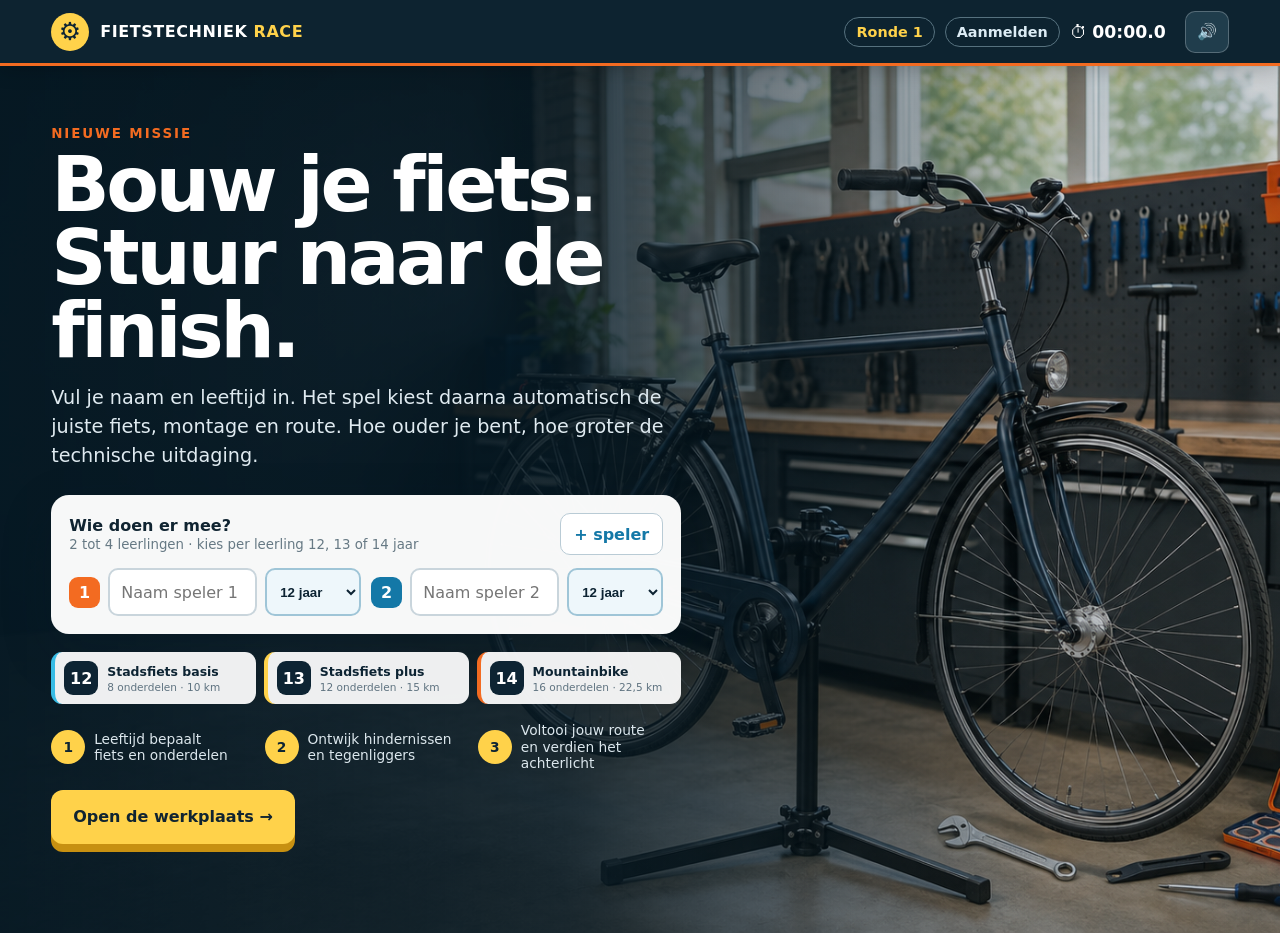
<file: index-bronversie.html>
<!doctype html>
<html lang="nl">
<head>
  <meta charset="utf-8">
  <meta name="viewport" content="width=device-width, initial-scale=1">
  <meta name="theme-color" content="#0d2433">
  <meta name="description" content="Interactieve fietstechniekrace voor leerlingen in het Praktijkonderwijs.">
  <title>Fietstechniek Race</title>
  <link rel="icon" href="data:image/svg+xml,%3Csvg xmlns='http://www.w3.org/2000/svg' viewBox='0 0 64 64'%3E%3Crect width='64' height='64' rx='14' fill='%230d2433'/%3E%3Ccircle cx='18' cy='43' r='10' fill='none' stroke='%23ffd24a' stroke-width='5'/%3E%3Ccircle cx='47' cy='43' r='10' fill='none' stroke='%23ffd24a' stroke-width='5'/%3E%3Cpath d='M18 43 29 25h9l9 18M29 25l9 18H18m8-25h9' fill='none' stroke='%23f36b21' stroke-width='5' stroke-linecap='round' stroke-linejoin='round'/%3E%3C/svg%3E">
  <link rel="stylesheet" href="assets/style.css">
</head>
<body>
  <header class="topbar">
    <div class="brand"><span class="brand-mark" aria-hidden="true">⚙</span><span>FIETSTECHNIEK <strong>RACE</strong></span></div>
    <div class="statusbar">
      <span id="roundPill" class="round-pill">Ronde 1</span>
      <span id="phasePill" class="phase-pill">Aanmelden</span>
      <span class="timer" aria-label="Speeltijd"><span aria-hidden="true">⏱</span> <b id="timer">00:00.0</b></span>
      <button id="soundBtn" class="icon-btn" type="button" aria-label="Geluid uitzetten">🔊</button>
    </div>
  </header>

  <main>
    <section id="setupScreen" class="screen active workshop-screen">
      <div class="setup-panel">
        <p id="missionLabel" class="eyebrow">NIEUWE MISSIE</p>
        <h1>Bouw je fiets. Stuur naar de finish.</h1>
        <p class="lead">Vul je naam en leeftijd in. Het spel kiest daarna automatisch de juiste fiets, montage en route. Hoe ouder je bent, hoe groter de technische uitdaging.</p>

        <div class="player-setup">
          <div class="section-title">
            <div><span>Wie doen er mee?</span><small>2 tot 4 leerlingen · kies per leerling 12, 13 of 14 jaar</small></div>
            <button id="addPlayerBtn" class="small-btn" type="button">+ speler</button>
          </div>
          <div id="playerInputs" class="player-inputs"></div>
        </div>

        <div class="age-guide" aria-label="Leeftijdsniveaus">
          <div><b>12</b><span><strong>Stadsfiets basis</strong><small>8 onderdelen · 10 km</small></span></div>
          <div><b>13</b><span><strong>Stadsfiets plus</strong><small>12 onderdelen · 15 km</small></span></div>
          <div><b>14</b><span><strong>Mountainbike</strong><small>16 onderdelen · 22,5 km</small></span></div>
        </div>

        <div class="how-row" aria-label="Speluitleg">
          <div><b>1</b><span>Leeftijd bepaalt<br>fiets en onderdelen</span></div>
          <div><b>2</b><span>Ontwijk hindernissen<br>en tegenliggers</span></div>
          <div><b>3</b><span>Voltooi jouw route<br>en verdien het achterlicht</span></div>
        </div>

        <button id="startBuildBtn" class="primary-btn" type="button">Open de werkplaats <span aria-hidden="true">→</span></button>
        <p id="setupError" class="error" role="alert"></p>
      </div>
    </section>

    <section id="buildScreen" class="screen">
      <div class="game-heading">
        <div>
          <p class="eyebrow">WERKPLAATS · SPELER <span id="playerTurnNumber">1</span> · <span id="buildProfile">12 JAAR</span></p>
          <h2><span id="builderName"></span> bouwt de fiets</h2>
          <p id="buildInstruction">Sleep het onderdeel naar de oplichtende plek. Tikken werkt ook.</p>
        </div>
        <div class="build-score"><span>Gemonteerd</span><strong><span id="buildCount">0</span>/<span id="buildTotal">8</span></strong></div>
      </div>

      <div class="build-layout">
        <div class="bike-bay">
          <img id="buildBikeImage" src="assets/bike-frame-workshop.png" alt="Echt fietsframe op een montagestandaard in een professionele fietswerkplaats">
          <div class="photo-shade"></div>
          <div class="assembly-board" aria-label="Fiets monteren">
            <div id="bikeHotspots" class="hotspots"></div>
          </div>
          <div class="target-callout"><span id="taskNumber">Opdracht 1</span><strong id="targetPart"></strong></div>
        </div>
        <aside class="parts-tray">
          <h3>Onderdelenrek</h3>
          <p>Sleep het juiste onderdeel. Of tik eerst het onderdeel en daarna de plek.</p>
          <div id="partsGrid" class="parts-grid"></div>
          <div id="buildFeedback" class="feedback" aria-live="polite"></div>
        </aside>
      </div>
    </section>

    <section id="approvalScreen" class="screen approval-screen">
      <div class="approval-card">
        <div class="approval-stamp" aria-hidden="true">✓</div>
        <p class="eyebrow">TECHNISCHE KEURING</p>
        <h2>De fiets is goedgekeurd!</h2>
        <p><strong id="approvedPlayer"></strong>, <span id="approvalSummary">de fiets is goedgekeurd. Voltooi nu jouw route en verdien het achterlicht.</span></p>
        <div class="control-demo" aria-label="Besturing"><span></span><kbd>↑</kbd><span></span><kbd>←</kbd><kbd>↓</kbd><kbd>→</kbd></div>
        <p class="control-note"><b>↑</b> fietsen · <b>← →</b> vrij over het fietspad · <b>↓</b> remmen en stoppen<br>Blijf op het fietspad en stop altijd voor rood licht.</p>
        <button id="startRideBtn" class="primary-btn" type="button">Ik ben klaar — start parcours</button>
      </div>
    </section>

    <section id="raceScreen" class="screen race-screen">
      <div class="game-heading race-heading">
        <div>
          <p class="eyebrow">PARCOURS · SPELER <span id="raceTurnNumber">1</span> · <span id="raceProfile">12 JAAR</span></p>
          <h2><span id="riderName"></span> fietst</h2>
          <p id="raceDescription">Fiets door een echte Nederlandse omgeving. Ieder level wordt smaller, drukker en sneller.</p>
        </div>
        <div class="race-stats">
          <span>Level <b id="levelText">1 / 10</b></span>
          <span>Afstand <b id="distanceText">0,0 / 10 km</b></span>
          <span>Lichtpunten <b id="lightPointsText">0 / 10</b></span>
          <span>Straf <b id="penaltyText">0 sec</b></span>
        </div>
      </div>

      <div class="course-shell">
        <div class="route-progress" aria-label="Voortgang lange route"><span id="routeProgressBar"></span></div>
        <canvas id="courseCanvas" width="1200" height="700" aria-label="Realistische fietsroute gezien van achter de fietser"></canvas>
        <div class="level-hud"><strong id="environmentText">Woonwijk</strong><span id="difficultyText">Niveau 1 · rustig</span></div>
        <div id="trafficAlert" class="traffic-alert hidden" aria-live="assertive">
          <span class="mini-light"><i></i><i></i><i></i></span>
          <strong id="trafficText">ROOD — STOP!</strong>
        </div>
        <div id="raceMessage" class="race-message">Druk op ↑ om vooruit te fietsen</div>
        <div class="key-hint" aria-hidden="true"><span>Houd ↑ ingedrukt</span><kbd>←</kbd><kbd>↑</kbd><kbd>↓</kbd><kbd>→</kbd></div>
      </div>

      <aside id="challengePanel" class="challenge-panel hidden" aria-live="assertive">
        <div class="challenge-top">
          <div><p id="challengeType" class="eyebrow">VRAAG</p><h3><span id="challengePlayer"></span> staat stil!</h3></div>
          <div id="challengeIcon" class="sprite large" aria-hidden="true"></div>
        </div>
        <p id="challengeQuestion" class="question"></p>
        <div id="answerButtons" class="answers"></div>
        <div id="challengeFeedback" class="feedback" aria-live="polite"></div>
      </aside>

      <aside id="levelPanel" class="level-panel hidden" aria-live="assertive">
        <div class="level-badge">✓</div>
        <p class="eyebrow">LEVEL GEHAALD</p>
        <h3 id="levelCompleteTitle">Level 1 voltooid</h3>
        <p id="levelCompleteText">Je verdient 1 lichtpunt.</p>
        <button id="nextLevelBtn" class="primary-btn" type="button">Start level 2</button>
      </aside>

      <aside id="crashPanel" class="crash-panel hidden" aria-live="assertive">
        <div class="crash-symbol" aria-hidden="true">!</div>
        <p class="eyebrow">BOTSING</p>
        <h3>Tegenligger geraakt</h3>
        <p>Dit level begint opnieuw. Kijk goed vooruit en stuur op tijd opzij.</p>
      </aside>
    </section>

    <section id="rearLightScreen" class="screen rear-light-screen">
      <div class="game-heading">
        <div>
          <p class="eyebrow">BELONING ONTGRENDELD</p>
          <h2>Monteer het achterlicht</h2>
          <p><span id="rearLightPlayer"></span> heeft alle <span id="rewardLevelTotal">10</span> levels gehaald. Plaats het verdiende achterlicht op de lege plek.</p>
        </div>
        <div class="light-score"><span>Lichtpunten</span><strong><span id="rewardPoints">10</span> / <span id="rewardPointsTotal">10</span></strong></div>
      </div>
      <div class="reward-layout">
        <div class="bike-bay reward-bike-bay">
          <img id="rewardBikeImage" src="assets/bike-frame-workshop.png" alt="Fiets in een echte werkplaats met een lege plek voor het achterlicht">
          <div class="photo-shade"></div>
          <div id="rewardBikeParts" class="reward-bike-parts" aria-hidden="true"></div>
          <button id="rearLightTarget" class="rear-light-target" type="button" aria-label="Lege montageplek voor het achterlicht"><b>LEGE PLEK</b><small>Achterlicht</small></button>
        </div>
        <aside class="parts-tray reward-tray">
          <p class="eyebrow">VERDIEND MET <span id="rewardNeed">10</span> LICHTPUNTEN</p>
          <h3>Nieuw achterlicht</h3>
          <p>Sleep het achterlicht naar de oplichtende plek achter op de fiets. Tikken werkt ook.</p>
          <button id="rearLightPart" class="rear-light-part" type="button" draggable="true">
            <img src="assets/rear-light.png" alt="Realistisch rood fietsachterlicht met montagebeugel">
            <strong>Achterlicht</strong>
            <small>Sleep of tik</small>
          </button>
          <div id="rearLightFeedback" class="feedback" aria-live="polite"></div>
        </aside>
      </div>
    </section>

    <section id="betweenScreen" class="screen approval-screen">
      <div class="approval-card">
        <p class="eyebrow">FINISH BEREIKT</p>
        <h2><span id="finishedPlayer"></span> is binnen!</h2>
        <p id="turnSummary"></p>
        <p class="next-player"><strong id="nextPlayer"></strong> is nu aan de beurt. Geef het toetsenbord door.</p>
        <button id="nextTurnBtn" class="primary-btn" type="button">Start volgende werkplaatsbeurt</button>
      </div>
    </section>

    <section id="resultsScreen" class="screen results-screen">
      <div class="results-card">
        <p class="eyebrow">EINDUITSLAG</p>
        <h2>Wie voltooit zijn niveau het snelst?</h2>
        <p>Montagetijd + fietstijd + strafseconden bepalen de uitslag. Vergelijk tijden vooral binnen dezelfde leeftijd.</p>
        <div id="podium" class="podium"></div>
        <div id="resultList" class="result-list"></div>
        <button id="restartBtn" class="primary-btn" type="button">Nog een race — nieuwe route</button>
      </div>
    </section>
  </main>

  <script src="assets/app.js"></script>
</body>
</html>
</file>
<file: assets/style.css>
:root {
  --ink:#102431; --navy:#0d2433; --blue:#1478a7; --cyan:#37bce5;
  --orange:#f36b21; --yellow:#ffd24a; --paper:#eef3f5; --white:#fff;
  --line:#cad7dd; --good:#167a50; --bad:#c03d2c;
  --shadow:0 18px 50px rgba(3,24,38,.22);
}

* { box-sizing:border-box; }
html { min-height:100%; background:var(--navy); }
body { min-height:100vh; margin:0; color:var(--ink); background:#e7eef2; font-family:Inter,ui-sans-serif,system-ui,-apple-system,BlinkMacSystemFont,"Segoe UI",sans-serif; font-size:16px; }
button,input { font:inherit; }
button { touch-action:manipulation; }

.topbar { position:sticky; z-index:60; top:0; min-height:66px; display:flex; align-items:center; justify-content:space-between; gap:16px; padding:10px clamp(16px,4vw,56px); color:#fff; background:rgba(9,31,44,.98); border-bottom:3px solid var(--orange); box-shadow:0 5px 18px rgba(0,0,0,.18); }
.brand { display:flex; align-items:center; gap:11px; letter-spacing:.035em; font-weight:800; }
.brand strong { color:var(--yellow); }
.brand-mark { display:grid; place-items:center; width:38px; height:38px; color:var(--navy); background:var(--yellow); border-radius:50%; font-size:25px; }
.statusbar { display:flex; align-items:center; gap:10px; }
.phase-pill,.round-pill { padding:6px 11px; color:#dcecf5; border:1px solid #56717e; border-radius:999px; font-size:.9rem; font-weight:750; }
.round-pill { color:var(--yellow); }
.timer { min-width:105px; font-size:1.08rem; font-variant-numeric:tabular-nums; }
.icon-btn,.small-btn { min-height:42px; border:1px solid rgba(255,255,255,.24); border-radius:10px; cursor:pointer; }
.icon-btn { min-width:44px; color:#fff; background:#203d4c; }
.small-btn { padding:7px 13px; color:var(--blue); background:#fff; border-color:#b9cbd5; font-weight:800; }
.small-btn:disabled { opacity:.45; cursor:not-allowed; }

main { min-height:calc(100vh - 66px); }
.screen { display:none; min-height:calc(100vh - 66px); padding:clamp(20px,4vw,54px); }
.screen.active { display:block; }
.workshop-screen { background:linear-gradient(90deg,rgba(5,24,35,.96) 0%,rgba(5,24,35,.84) 44%,rgba(5,24,35,.18) 82%),url("workshop.png") center/cover; }
.setup-panel { width:min(680px,100%); padding-top:1vh; color:#fff; }
.eyebrow { margin:0 0 8px; color:var(--orange); font-size:.84rem; font-weight:900; letter-spacing:.14em; }
h1,h2,h3,p { margin-top:0; }
h1 { max-width:650px; margin-bottom:16px; font-size:clamp(2.4rem,6vw,5rem); line-height:.95; letter-spacing:-.045em; }
.lead { max-width:630px; color:#dfeaf0; font-size:clamp(1rem,2vw,1.2rem); line-height:1.5; }

.player-setup { max-width:630px; margin:25px 0 18px; padding:18px; color:var(--ink); background:rgba(255,255,255,.97); border-radius:18px; box-shadow:var(--shadow); }
.section-title { display:flex; align-items:center; justify-content:space-between; gap:12px; margin-bottom:13px; font-weight:900; }
.section-title small { display:block; margin-top:2px; color:#667984; font-weight:500; }
.player-inputs { display:grid; grid-template-columns:1fr 1fr; gap:10px; }
.player-row { display:flex; align-items:center; gap:8px; }
.player-number { flex:0 0 31px; display:grid; place-items:center; width:31px; height:31px; color:#fff; border-radius:9px; font-weight:900; }
.player-row input { width:100%; min-width:0; min-height:48px; padding:9px 11px; border:2px solid #c9d5dc; border-radius:10px; background:#fff; }
.player-age { flex:0 0 96px; min-height:48px; padding:8px 9px; color:var(--navy); background:#eef7fb; border:2px solid #9fc5d7; border-radius:10px; cursor:pointer; font-weight:850; }
.player-row input:focus,.player-age:focus { outline:3px solid rgba(55,188,229,.28); border-color:var(--blue); }
.remove-player { min-width:36px; height:38px; border:0; border-radius:9px; color:#7f3030; background:#f5dfdf; cursor:pointer; }
.age-guide { display:grid; grid-template-columns:repeat(3,1fr); gap:8px; max-width:630px; }
.age-guide>div { display:flex; align-items:center; gap:9px; padding:9px; color:var(--navy); background:rgba(255,255,255,.93); border-left:4px solid var(--cyan); border-radius:11px; }
.age-guide>div:nth-child(2) { border-left-color:var(--yellow); }
.age-guide>div:nth-child(3) { border-left-color:var(--orange); }
.age-guide b { display:grid; flex:0 0 34px; place-items:center; height:34px; color:#fff; background:var(--navy); border-radius:9px; }
.age-guide span,.age-guide strong,.age-guide small { display:block; }
.age-guide strong { font-size:.78rem; }
.age-guide small { margin-top:2px; color:#5f7380; font-size:.66rem; }
.how-row { display:flex; gap:10px; max-width:630px; margin:18px 0; }
.how-row div { flex:1; display:flex; align-items:center; gap:9px; color:#dce7ed; font-size:.86rem; line-height:1.2; }
.how-row b { display:grid; flex:0 0 34px; place-items:center; height:34px; color:var(--navy); background:var(--yellow); border-radius:50%; }
.primary-btn { min-height:54px; padding:13px 22px; color:#102431; background:var(--yellow); border:0; border-radius:12px; box-shadow:0 8px 0 #c79011; cursor:pointer; font-weight:900; }
.primary-btn:hover { transform:translateY(-1px); }
.primary-btn:active { transform:translateY(4px); box-shadow:0 4px 0 #c79011; }
.error { min-height:24px; margin:14px 0 0; color:#ffb9ab; font-weight:800; }

.game-heading { display:flex; align-items:end; justify-content:space-between; gap:24px; max-width:1450px; margin:0 auto 22px; }
.game-heading h2 { margin-bottom:6px; color:var(--navy); font-size:clamp(1.8rem,4vw,3.1rem); line-height:1; }
.game-heading p:last-child { margin-bottom:0; color:#526a77; }
.build-score { text-align:right; }
.build-score span { display:block; color:#667985; font-weight:700; }
.build-score strong { color:var(--blue); font-size:2rem; }
.build-layout { display:grid; grid-template-columns:minmax(0,1.55fr) minmax(340px,.72fr); gap:22px; max-width:1450px; margin:auto; }
.bike-bay { position:relative; min-height:610px; overflow:hidden; border-radius:22px; background:var(--navy); box-shadow:var(--shadow); }
.bike-bay>img { position:absolute; width:100%; height:100%; object-fit:contain; object-position:center; filter:saturate(.94) brightness(.9); background:#d7d5d0; }
.photo-shade { position:absolute; inset:0; background:linear-gradient(180deg,rgba(6,24,34,.04),rgba(6,24,34,.22)); }
.assembly-board { position:absolute; inset:0; overflow:hidden; }
.hotspots { position:absolute; inset:0; }
.hotspot { position:absolute; z-index:4; width:74px; min-height:64px; transform:translate(-50%,-50%); display:grid; place-items:center; padding:3px; color:#fff; background:rgba(13,36,51,.82); border:3px dashed #fff; border-radius:16px; box-shadow:0 0 0 5px rgba(55,188,229,.2); cursor:pointer; font-weight:900; }
.hotspot b { font-size:1.7rem; }
.hotspot:not(.current) { pointer-events:none; }
.hotspot.current { z-index:8; background:rgba(243,107,33,.94); border-style:solid; animation:pulse 1s infinite alternate; }
.hotspot.done { width:88px; min-height:79px; color:var(--good); background:#fff; border:3px solid var(--good); box-shadow:0 5px 14px rgba(0,0,0,.24); }
.hotspot.done small { max-width:80px; overflow:hidden; font-size:.62rem; line-height:1; white-space:nowrap; text-overflow:ellipsis; }
.hotspot[data-part*="wiel"] { width:112px; height:112px; border-radius:50%; }
.hotspot.done[data-part*="wiel"] { width:150px; height:150px; background:rgba(255,255,255,.9); }
.hotspot.done[data-part*="wiel"] .sprite { width:132px; height:118px; }
.hotspot.done[data-part="linkerpedaal"],.hotspot.done[data-part="rechterpedaal"] { width:68px; min-height:62px; }
.hotspot.done[data-part="ketting"] { width:104px; }
@keyframes pulse { to { box-shadow:0 0 0 14px rgba(243,107,33,.18); transform:translate(-50%,-50%) scale(1.05); } }
.target-callout { position:absolute; z-index:10; left:22px; right:22px; bottom:20px; display:flex; align-items:center; gap:14px; padding:12px 16px; color:#fff; background:rgba(9,31,44,.95); border-left:5px solid var(--yellow); border-radius:10px; }
.target-callout span { flex:0 0 auto; color:var(--yellow); font-size:.75rem; font-weight:900; letter-spacing:.08em; text-transform:uppercase; }
.target-callout strong { font-size:1.02rem; }

.parts-tray { max-height:610px; overflow:auto; padding:22px; background:#fff; border-radius:22px; box-shadow:var(--shadow); }
.parts-tray h3 { margin-bottom:4px; font-size:1.5rem; }
.parts-tray>p { color:#5e727e; font-size:.92rem; }
.parts-grid { display:grid; grid-template-columns:1fr 1fr; gap:9px; }
.part-card { min-height:128px; padding:8px; display:flex; flex-direction:column; align-items:center; justify-content:space-between; border:2px solid #d5e0e5; border-radius:14px; color:var(--ink); background:#f8fbfc; cursor:grab; font-weight:800; }
.part-card:hover,.part-card:focus-visible,.part-card.selected { border-color:var(--cyan); background:#eefaff; outline:none; }
.part-card.selected { box-shadow:0 0 0 4px rgba(55,188,229,.22); }
.part-card:active { cursor:grabbing; }
.part-card small { color:#69808c; font-size:.68rem; font-weight:650; }
.part-card.used { opacity:.38; cursor:default; }
.sprite { width:86px; height:72px; flex:0 0 auto; border-radius:9px; background-image:url("parts-tools.png"); background-size:400% 300%; background-repeat:no-repeat; }
.sprite.mtb { background-image:url("mtb-parts-v3.png"); }
.sprite.extra { background-image:url("city-parts-extra-v3.png"); background-size:400% 100%; }
.sprite.c0 { background-position-x:0%; } .sprite.c1 { background-position-x:33.333%; } .sprite.c2 { background-position-x:66.666%; } .sprite.c3 { background-position-x:100%; }
.sprite.r0 { background-position-y:0%; } .sprite.r1 { background-position-y:50%; } .sprite.r2 { background-position-y:100%; }
.sprite.mini { width:62px; height:50px; }
.sprite.large { width:112px; height:88px; background-color:#fff; border:1px solid #d8e0e4; }
.feedback { min-height:28px; margin-top:12px; font-weight:800; }
.feedback.good { color:var(--good); } .feedback.bad { color:var(--bad); }

.approval-screen { place-items:center; background:radial-gradient(circle at 50% 0,#2a6077,#091f2c 68%); }
.approval-screen.active { display:grid; }
.approval-card { width:min(650px,100%); padding:clamp(24px,5vw,48px); text-align:center; background:#fff; border-radius:24px; box-shadow:var(--shadow); }
.approval-card h2 { margin-bottom:12px; color:var(--navy); font-size:clamp(2.2rem,6vw,4rem); line-height:1; }
.approval-card>p:not(.eyebrow,.control-note,.next-player) { color:#536a76; font-size:1.08rem; }
.approval-stamp { display:grid; place-items:center; width:92px; height:92px; margin:0 auto 20px; color:#fff; background:var(--good); border:7px double #fff; outline:5px solid var(--good); border-radius:50%; font-size:3.3rem; font-weight:900; transform:rotate(-7deg); }
.control-demo { width:156px; display:grid; grid-template-columns:repeat(3,46px); gap:6px; margin:24px auto 12px; }
kbd { display:grid; place-items:center; min-width:42px; min-height:42px; color:#fff; background:#253a47; border:0; border-bottom:5px solid #081921; border-radius:8px; font:900 1.25rem/1 ui-monospace,monospace; }
.control-note { margin-bottom:26px; color:#415965; line-height:1.7; }
.next-player { margin:24px 0; padding:14px; color:var(--navy); background:#eaf6fb; border-radius:12px; }

.race-screen { padding-top:25px; background:linear-gradient(#dce9ee,#edf3f5); }
.race-heading { margin-bottom:14px; }
.race-stats { display:grid; grid-template-columns:repeat(4,minmax(110px,1fr)); gap:8px; }
.race-stats span { display:block; min-width:0; padding:9px 12px; color:#5e727e; background:#fff; border-radius:11px; box-shadow:0 4px 14px rgba(7,32,45,.1); font-size:.8rem; font-weight:750; }
.race-stats b { display:block; color:var(--navy); font-size:1.1rem; }
.course-shell { position:relative; max-width:1450px; margin:auto; overflow:hidden; border:8px solid #fff; border-radius:22px; background:#17262d; box-shadow:0 24px 65px rgba(3,24,38,.34); }
.route-progress { position:absolute; z-index:7; left:0; right:0; top:0; height:9px; overflow:hidden; background:rgba(9,31,44,.58); pointer-events:none; }
.route-progress span { display:block; width:0; height:100%; background:linear-gradient(90deg,var(--yellow),var(--orange)); transition:width .12s linear; }
#courseCanvas { display:block; width:100%; height:auto; aspect-ratio:12/7; image-rendering:auto; }
.level-hud { position:absolute; z-index:8; top:20px; left:16px; display:flex; flex-direction:column; gap:2px; min-width:170px; padding:10px 13px; color:#fff; background:rgba(7,25,35,.82); border-left:5px solid var(--yellow); border-radius:10px; box-shadow:0 7px 22px rgba(0,0,0,.28); backdrop-filter:blur(5px); }
.level-hud strong { font-size:1rem; }
.level-hud span { color:#d9e7ed; font-size:.78rem; font-weight:750; }
.race-message { position:absolute; top:18px; left:50%; opacity:0; transform:translate(-50%,-12px); padding:10px 16px; color:#fff; background:rgba(9,31,44,.94); border-left:5px solid var(--yellow); border-radius:10px; box-shadow:0 8px 24px rgba(0,0,0,.3); transition:.2s ease; pointer-events:none; font-weight:850; }
.race-message.show { opacity:1; transform:translate(-50%,0); }
.traffic-alert { position:absolute; z-index:8; top:15px; right:15px; display:flex; align-items:center; gap:11px; min-width:235px; padding:10px 14px; color:#fff; background:rgba(9,31,44,.96); border:3px solid #fff; border-radius:13px; box-shadow:0 8px 24px rgba(0,0,0,.34); }
.traffic-alert.hidden { display:none; }
.traffic-alert strong { font-size:.9rem; letter-spacing:.045em; }
.mini-light { display:flex; gap:5px; padding:5px; background:#172328; border-radius:8px; }
.mini-light i { width:18px; height:18px; background:#4b565b; border:2px solid rgba(255,255,255,.2); border-radius:50%; }
.traffic-alert.red { border-color:#ff5b4d; }
.traffic-alert.amber { border-color:#ffb52f; }
.traffic-alert.green { border-color:#49df7e; }
.traffic-alert.red .mini-light i:first-child { background:#ff3d2e; box-shadow:0 0 10px #ff3d2e; }
.traffic-alert.amber .mini-light i:nth-child(2) { background:#ffad18; box-shadow:0 0 10px #ffad18; }
.traffic-alert.green .mini-light i:last-child { background:#37d56f; box-shadow:0 0 10px #37d56f; }
.key-hint { position:absolute; right:14px; bottom:13px; display:flex; align-items:center; gap:4px; opacity:.92; }
.key-hint span { margin-right:7px; padding:7px 9px; color:#fff; background:rgba(9,31,44,.9); border-radius:8px; font-size:.78rem; font-weight:850; }
.key-hint kbd { min-width:34px; min-height:34px; border-bottom-width:3px; font-size:1rem; }

.challenge-panel { position:fixed; z-index:80; left:50%; top:50%; width:min(560px,calc(100vw - 24px)); padding:22px; transform:translate(-50%,-50%); background:#fff; border:5px solid var(--orange); border-radius:20px; box-shadow:0 25px 90px rgba(0,0,0,.56); }
.challenge-panel.hidden { display:none; }
.challenge-top { display:flex; align-items:center; justify-content:space-between; gap:16px; }
.challenge-top h3 { margin:0; font-size:1.45rem; }
.question { margin:16px 0; font-size:1.18rem; line-height:1.42; font-weight:750; }
.answers { display:grid; grid-template-columns:1fr 1fr; gap:9px; }
.answer-btn { min-height:52px; padding:10px 12px; color:var(--ink); background:#f0f5f7; border:2px solid #cbd8de; border-radius:11px; cursor:pointer; font-weight:800; text-align:left; }
.answer-btn:hover,.answer-btn:focus-visible { border-color:var(--blue); background:#e8f7fd; outline:3px solid rgba(55,188,229,.2); }
.answer-btn:disabled { cursor:wait; opacity:.62; }

.level-panel { position:fixed; z-index:82; left:50%; top:50%; width:min(480px,calc(100vw - 24px)); padding:28px; transform:translate(-50%,-50%); text-align:center; color:var(--ink); background:#fff; border:5px solid var(--yellow); border-radius:22px; box-shadow:0 25px 90px rgba(0,0,0,.58); }
.level-panel.hidden { display:none; }
.level-panel h3 { margin-bottom:8px; font-size:2rem; }
.level-panel p:not(.eyebrow) { color:#536a76; }
.level-badge { display:grid; place-items:center; width:68px; height:68px; margin:0 auto 18px; color:#fff; background:var(--good); border-radius:50%; font-size:2.3rem; font-weight:900; }
.crash-panel { position:fixed; z-index:84; left:50%; top:50%; width:min(470px,calc(100vw - 24px)); padding:28px; transform:translate(-50%,-50%); text-align:center; color:var(--ink); background:#fff; border:6px solid var(--bad); border-radius:22px; box-shadow:0 25px 90px rgba(0,0,0,.62); }
.crash-panel.hidden { display:none; }
.crash-panel h3 { margin-bottom:8px; font-size:2rem; }
.crash-panel p:not(.eyebrow) { color:#536a76; line-height:1.5; }
.crash-symbol { display:grid; place-items:center; width:72px; height:72px; margin:0 auto 16px; color:#fff; background:var(--bad); border-radius:50%; font-size:2.7rem; font-weight:950; }

.rear-light-screen { background:linear-gradient(#dce9ee,#edf3f5); }
.light-score { text-align:right; }
.light-score span { display:block; color:#667985; font-weight:700; }
.light-score strong { color:#c51d2f; font-size:2rem; }
.reward-layout { display:grid; grid-template-columns:minmax(0,1.55fr) minmax(320px,.7fr); gap:22px; max-width:1450px; margin:auto; }
.reward-bike-bay { min-height:610px; }
.reward-bike-parts { position:absolute; inset:0; }
.reward-mounted-part { position:absolute; z-index:4; transform:translate(-50%,-50%); width:74px; height:61px; padding:3px; background-color:rgba(255,255,255,.88); border:2px solid var(--good); box-shadow:0 5px 14px rgba(0,0,0,.24); }
.reward-mounted-part.c0.r0 { width:120px; height:105px; border-radius:50%; }
.rear-light-target { position:absolute; z-index:9; left:17%; top:42%; width:118px; min-height:96px; transform:translate(-50%,-50%); display:grid; place-items:center; padding:8px; color:#fff; background:rgba(197,29,47,.92); border:4px dashed #fff; border-radius:16px; box-shadow:0 0 0 9px rgba(255,210,74,.42); cursor:pointer; animation:pulse 1s infinite alternate; }
.rear-light-target b { font-size:.78rem; letter-spacing:.08em; }
.rear-light-target small { font-weight:800; }
.rear-light-target.mounted { width:150px; min-height:126px; color:var(--good); background:#fff; border:4px solid var(--good); animation:none; }
.rear-light-target.mounted img { width:100px; height:82px; object-fit:contain; }
.rear-light-target.mounted strong { font-size:.7rem; }
.reward-tray { align-self:stretch; }
.rear-light-part { width:100%; min-height:330px; display:flex; flex-direction:column; align-items:center; justify-content:center; gap:5px; padding:16px; color:var(--ink); background:#f7fbfc; border:3px solid #d5e0e5; border-radius:18px; cursor:grab; }
.rear-light-part img { width:min(260px,90%); aspect-ratio:1; object-fit:contain; filter:drop-shadow(0 12px 12px rgba(0,0,0,.22)); }
.rear-light-part strong { font-size:1.3rem; }
.rear-light-part small { color:#667985; }
.rear-light-part:hover,.rear-light-part:focus-visible,.rear-light-part.selected { border-color:var(--cyan); outline:4px solid rgba(55,188,229,.22); }
.rear-light-part.mounted { opacity:.3; cursor:default; }

.results-screen { place-items:center; color:#fff; background:radial-gradient(circle at 50% 0,#24546b,#091f2c 65%); }
.results-screen.active { display:grid; }
.results-card { width:min(790px,100%); padding:clamp(22px,5vw,45px); text-align:center; background:rgba(255,255,255,.08); border:1px solid rgba(255,255,255,.18); border-radius:24px; box-shadow:var(--shadow); }
.results-card h2 { margin-bottom:8px; color:#fff; font-size:clamp(2.5rem,7vw,5rem); }
.results-card>p:not(.eyebrow) { color:#cddfe8; }
.podium { min-height:140px; display:flex; align-items:end; justify-content:center; gap:10px; margin:28px 0 18px; }
.podium-place { width:min(180px,31%); padding:12px 6px; overflow:hidden; color:var(--navy); background:var(--yellow); border-radius:12px 12px 3px 3px; font-weight:900; text-overflow:ellipsis; }
.podium-place:nth-child(1) { min-height:104px; order:2; }
.podium-place:nth-child(2) { min-height:78px; order:1; background:#d5e1e7; }
.podium-place:nth-child(3) { min-height:62px; order:3; background:#d5915c; }
.podium-place span { display:block; font-size:1.8rem; }
.result-list { margin:20px 0; text-align:left; }
.result-row { display:grid; grid-template-columns:34px 1fr auto; gap:10px; align-items:center; padding:12px; border-top:1px solid rgba(255,255,255,.16); }
.result-row span { font-weight:800; }
.result-row small { display:block; margin-top:2px; color:#bcd0da; font-weight:500; }
.result-row>b:last-child { color:var(--yellow); font-variant-numeric:tabular-nums; }

@media (max-width:900px) {
  .build-layout { grid-template-columns:1fr; }
  .reward-layout { grid-template-columns:1fr; }
  .bike-bay { min-height:560px; }
  .parts-grid { grid-template-columns:repeat(4,1fr); }
  .part-card { min-height:112px; font-size:.82rem; }
  .parts-tray { max-height:none; overflow:visible; }
  .sprite { width:72px; height:60px; }
}
@media (max-width:700px) {
  .topbar { min-height:60px; padding:8px 12px; }
  .phase-pill { display:none; }
  .brand { font-size:.8rem; }
  .brand-mark { width:34px; height:34px; }
  .round-pill { display:none; }
  .screen { min-height:calc(100vh - 60px); padding:18px 12px; }
  .game-heading { align-items:start; }
  .race-heading { display:block; }
  .race-stats { margin-top:14px; grid-template-columns:repeat(2,1fr); }
  .bike-bay { min-height:460px; }
  .assembly-board { inset:0; }
  .parts-grid { grid-template-columns:repeat(2,1fr); }
  .hotspot { width:58px; min-height:54px; }
  .hotspot.done { width:66px; min-height:61px; }
  .hotspot[data-part*="wiel"] { width:76px; height:76px; }
  .hotspot.done[data-part*="wiel"] { width:94px; height:94px; }
  .hotspot.done[data-part*="wiel"] .sprite { width:82px; height:72px; }
  .sprite.mini { width:48px; height:39px; }
  .target-callout { left:10px; right:10px; bottom:10px; align-items:start; flex-direction:column; gap:3px; font-size:.9rem; }
  .answers { grid-template-columns:1fr; }
  .challenge-panel { max-height:calc(100vh - 80px); overflow:auto; }
  .reward-bike-bay { min-height:460px; }
}
@media (max-width:560px) {
  .player-inputs { grid-template-columns:1fr; }
  .age-guide { grid-template-columns:1fr; }
  .how-row { flex-direction:column; }
  .timer { min-width:88px; font-size:.94rem; }
  .rear-light-target { left:17%; width:82px; min-height:70px; }
  .rear-light-target.mounted { width:108px; min-height:96px; }
  .bike-bay { min-height:390px; }
  .assembly-board::before { display:none; }
  .hotspot { width:48px; min-height:46px; border-width:2px; }
  .hotspot.done { width:54px; min-height:52px; }
  .hotspot[data-part*="wiel"] { width:62px; height:62px; }
  .hotspot.done[data-part*="wiel"] { width:74px; height:74px; }
  .hotspot.done[data-part*="wiel"] .sprite { width:64px; height:56px; }
  .hotspot.done small { display:none; }
  .sprite.mini { width:42px; height:34px; }
  .course-shell { border-width:4px; }
  .traffic-alert { top:8px; right:8px; min-width:0; padding:7px 9px; }
  .traffic-alert strong { font-size:.74rem; }
  .mini-light i { width:14px; height:14px; }
  .level-hud { top:12px; left:8px; min-width:135px; padding:7px 9px; }
  .level-hud strong { font-size:.82rem; }
  .key-hint { display:none; }
  .result-row { grid-template-columns:26px 1fr; }
  .result-row>b:last-child { grid-column:2; }
}
@media (prefers-reduced-motion:reduce) {
  *,*::before,*::after { animation-duration:.01ms!important; animation-iteration-count:1!important; scroll-behavior:auto!important; }
}
</file>
